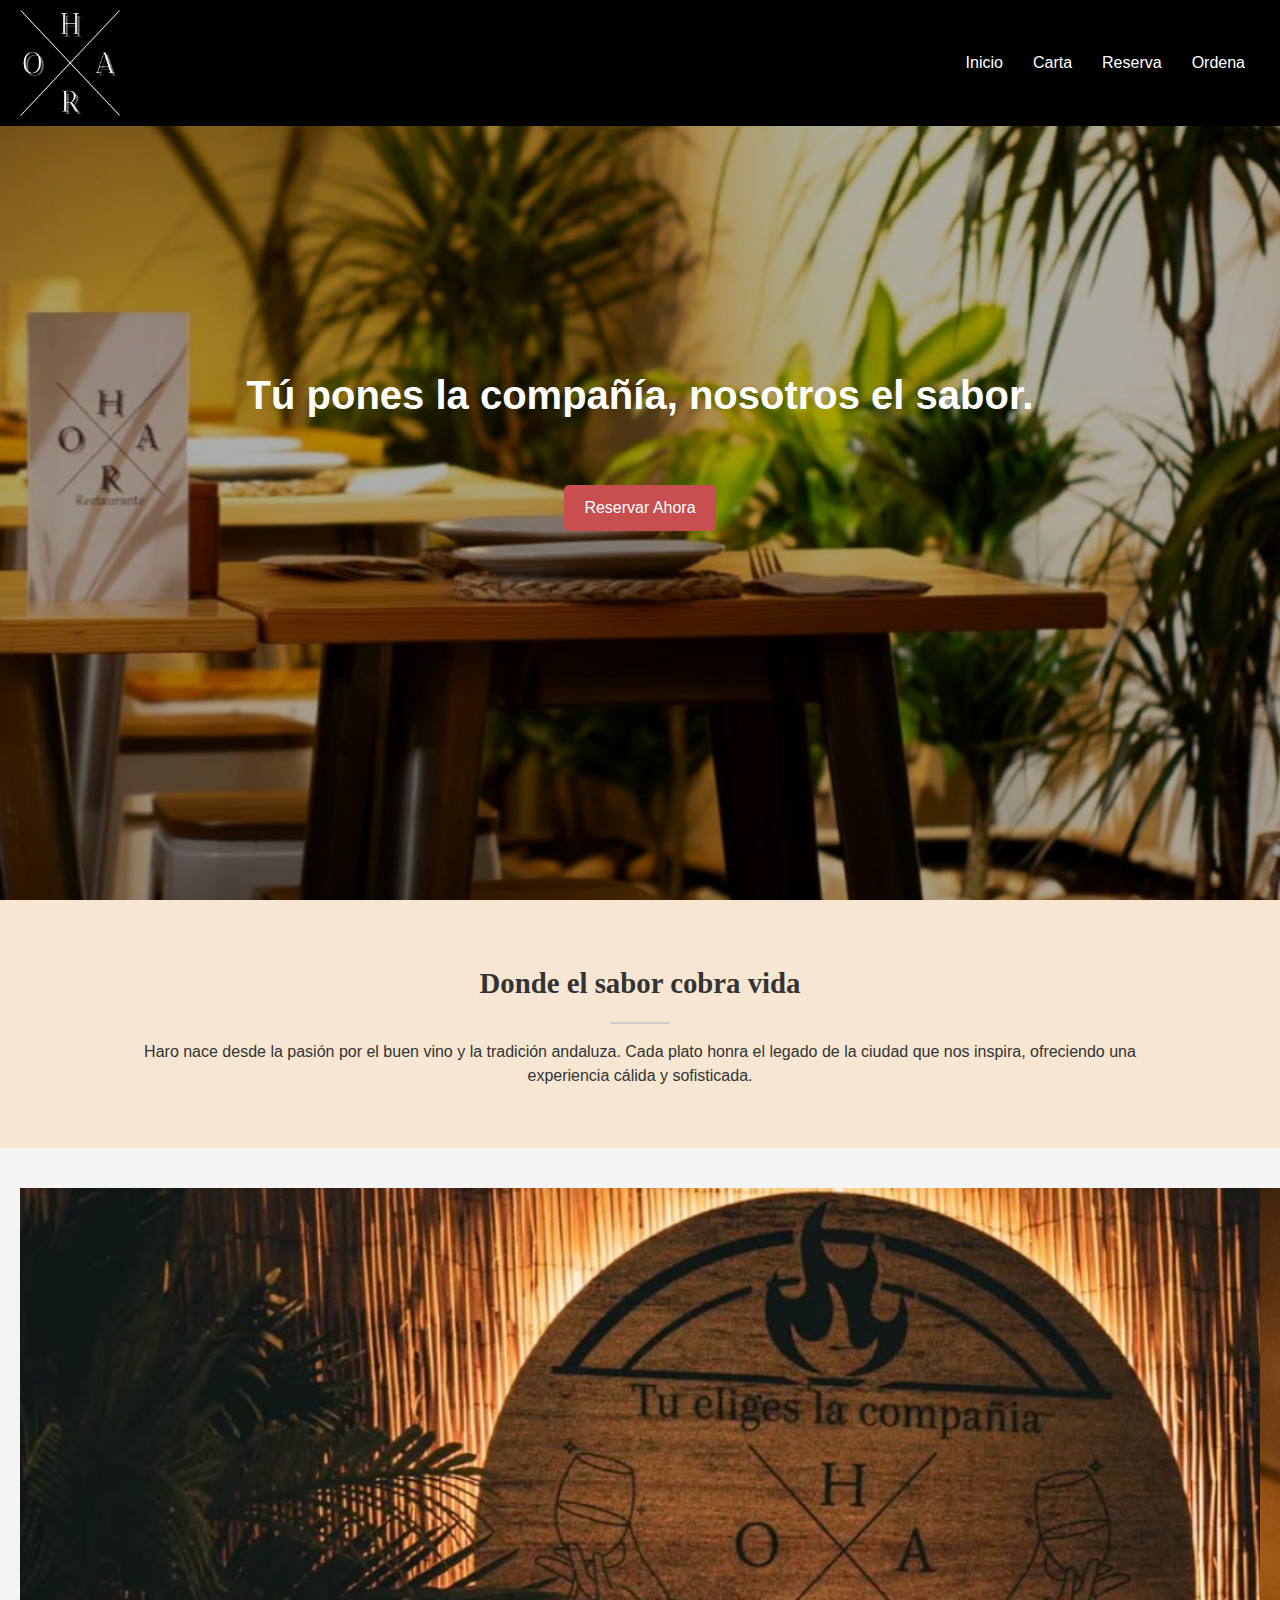
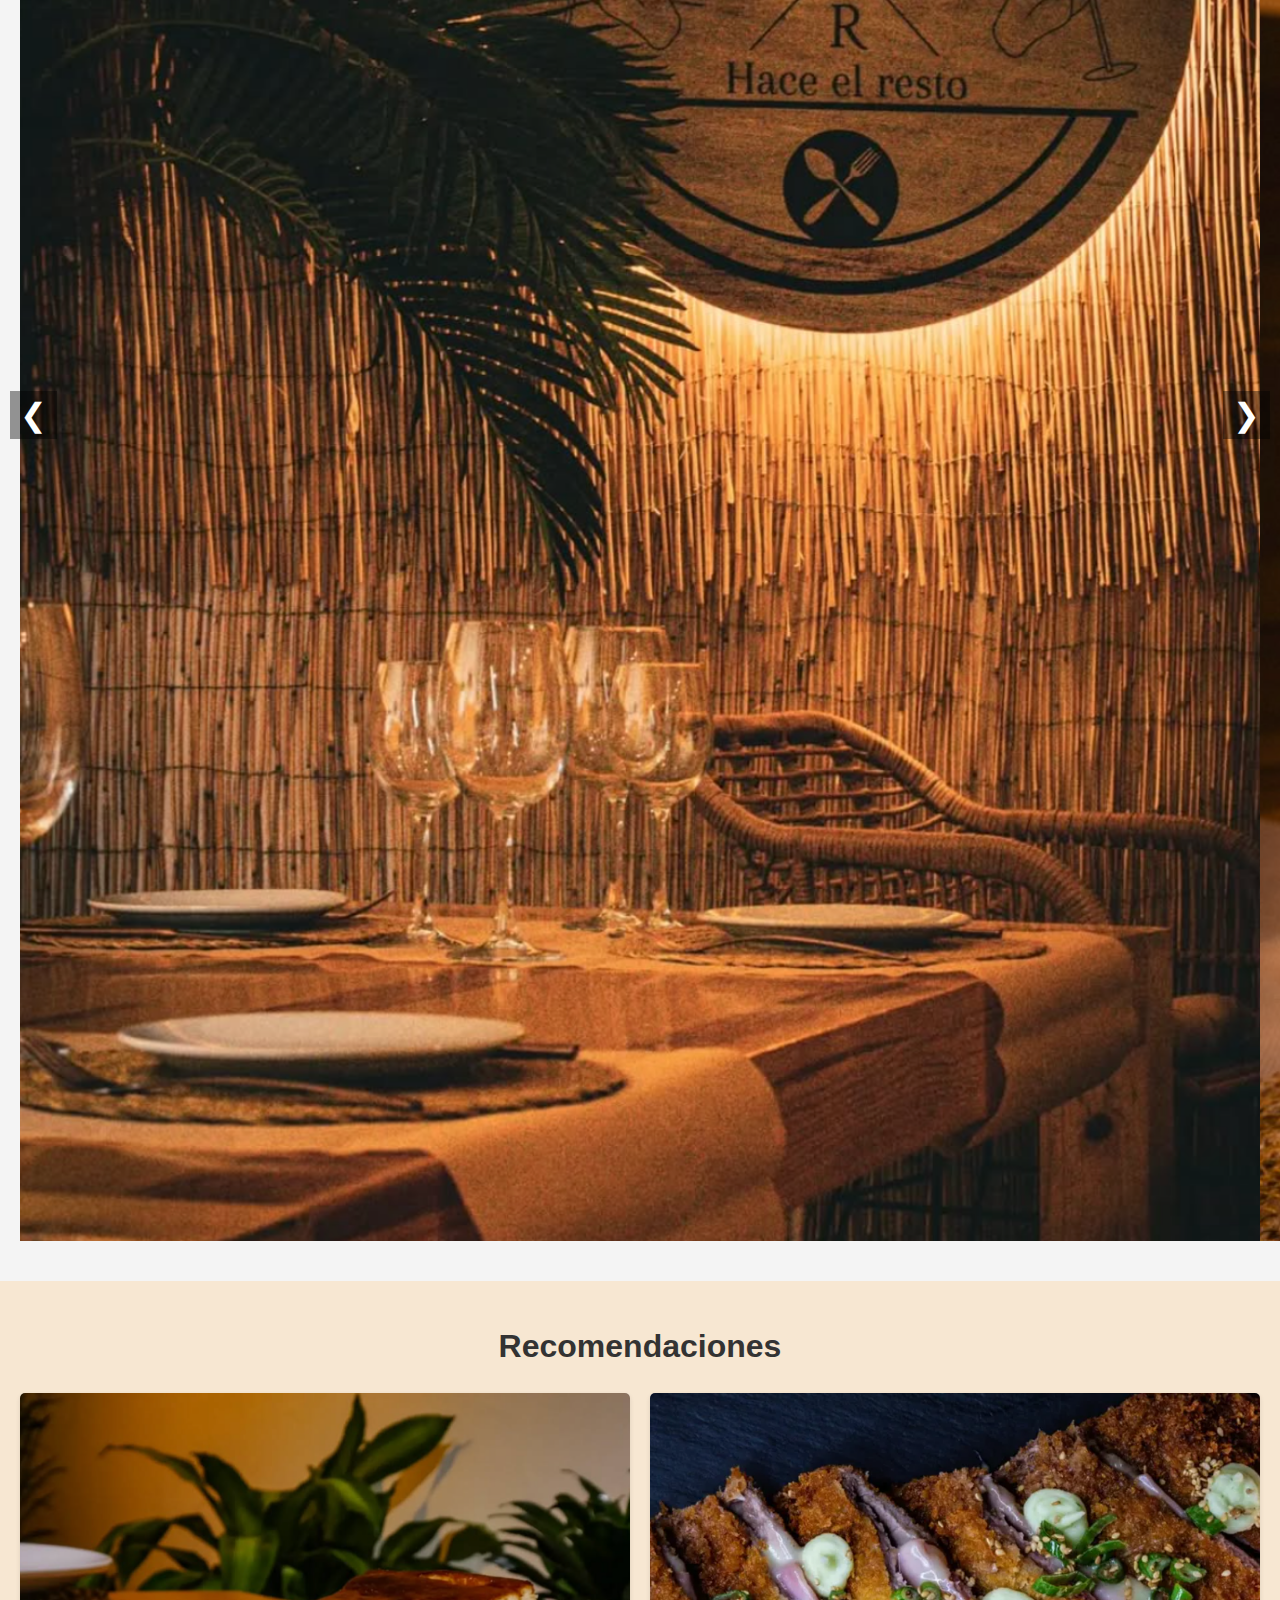
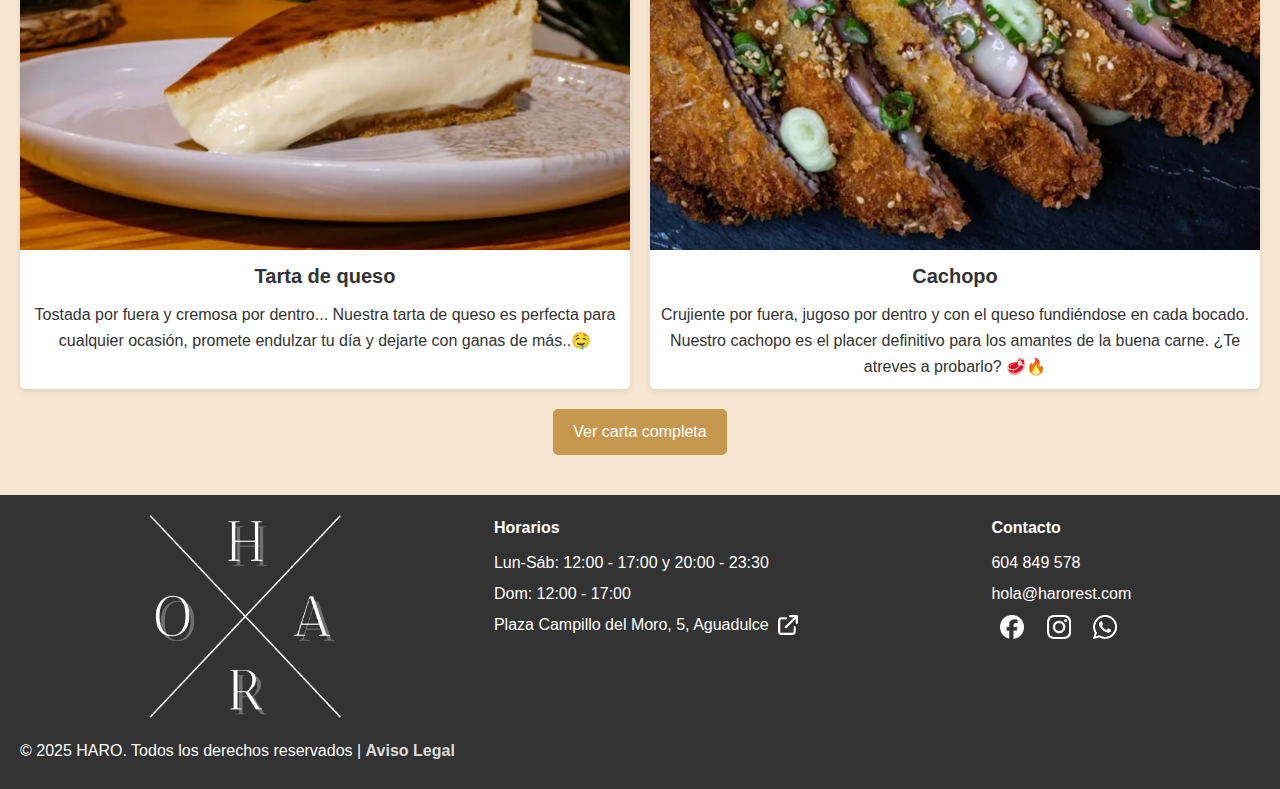
<file: index.html>
<html lang="en">
    <head>
        <meta charset="UTF-8">
        <meta name="viewport" content="width=, initial-scale=1.0">
        <link rel="stylesheet" href="public/css/main.css">
        <link rel="icon" type="image/png" href="public/img/icons/mainlogo-blanco.png">
        <script src="public/js/main.js" defer></script>
        <script src="public/js/burger-menu.js"></script>
        <title>Haro - Inicio</title>
    </head>
    <body>
        <header>
          <div class="logo">
            <a href="index.html">
              <img src="public/img/icons/mainlogo-blanco.png" alt="Logo del restaurante HARO">
            </a>
          </div>
          <!-- ?? -qué hacés leyendo esto?-->
            <nav>
                <button class="menu-toggle" id="menu-toggle" aria-label="Abrir menú">
                    <svg width="30" height="30" viewBox="0 0 100 100" fill="none" 
                    stroke="white" stroke-width="8" stroke-linecap="round">
                        <line x1="10" y1="30" x2="90" y2="30"></line>
                        <line x1="10" y1="50" x2="90" y2="50"></line>
                        <line x1="10" y1="70" x2="90" y2="70"></line>
                    </svg>
                </button>
                <ul class="menu" id="menu">
                    <li><a href="index.html">Inicio</a></li>
                    <!-- Desactivar botón solo si estás en dicha página-->
                    <li><a href="carta.html">Carta</a></li>
                    <li><a href="reservas.html">Reserva</a></li>
                    <li><a href="ordena.html">Ordena</a></li>
                  </ul>
                </nav>
              </header>
            
              <main>
                <!-- Sección Hero: Fondo de imagen vertical, slogan y botón CTA para reservar (lo más putas god)-->
                <section id="hero" class="hero-section">
                  <!-- La imagen de fondo se definirá mediante CSS (background-image) pd: joder sí quedó god-->
                  <div class="hero-content">
                    <h1>Tú pones la compañía, nosotros el sabor.</h1>
                    <a href="reservas.html" class="btn">Reservar Ahora</a>
                  </div>
                </section>
                <!-- Sección de texto que seguramente borre (o cambie mucho) -->
                <section id="intro-text" class="intro-text-section">
                  <h2>Donde el sabor cobra vida</h2>
                  <hr class="divider">
                  <p>
                    Haro nace desde la pasión por el buen vino y la tradición andaluza. 
                    Cada plato honra el legado de la ciudad que nos inspira, ofreciendo una experiencia cálida y sofisticada.


                  </p>
                </section>

                <!-- Sección Carrusel: Imágenes del restaurante y experiencia -->
                  <section id="carousel" class="carousel-section">
                    <div class="carousel-container" id="carousel-container">
                      <div class="carousel-slide">
                        <img src="public/img/galeria/restaurant1.png" alt="Ambiente del restaurante 1">
                      </div>
                      <div class="carousel-slide">
                        <img src="public/img/galeria/restaurant2.png" alt="Ambiente del restaurante 2">
                      </div>
                      <div class="carousel-slide">
                        <img src="public/img/galeria/restaurant3.png" alt="Ambiente del restaurante 3">
                      </div>
                      <div class="carousel-slide">
                        <img src="public/img/carta/vino.png" alt="Ambiente del restaurante 4">
                      </div>
                    </div>

                    <!-- Flechitas de navegación -->
                    <button class="carousel-btn prev" id="prevBtn">&#10094;</button>
                    <button class="carousel-btn next" id="nextBtn">&#10095;</button>
                  </section>
                <!-- Sección Recomendaciones-->
                <section id="recomendaciones" class="recomendaciones-section">
                  <h2>Recomendaciones</h2>
                  <div class="recomendaciones-container">
                    <article class="recomendacion">
                      <img src="public/img/carta/cheesecake.png" alt="Tarta de queso">
                      <h3>Tarta de queso</h3>
                      <p>Tostada por fuera y cremosa por dentro... 
                      Nuestra tarta de queso es perfecta para cualquier ocasión, promete endulzar tu día y dejarte con ganas de más..🤤</p>
                    </article>

                    <article class="recomendacion">
                      <img src="public/img/carta/cachopo.png" alt="Plato destacado">
                      <h3>Cachopo</h3>
                      <p>Crujiente por fuera, jugoso por dentro y con el queso fundiéndose en cada bocado. 
                      Nuestro cachopo es el placer definitivo para los amantes de la buena carne. ¿Te atreves a probarlo? 🥩🔥</p>
                    </article>
                  </div>
                  <a href="carta.html" class="btn">Ver carta completa</a>
                </section>
              </main>
        <!-- Footer v3 -->
        <footer>
          <div class="footer-content">
            <!-- Columna 1: Logo -->
            <div class="footer-col">
              <div class="logo-footer" id="logo-footer">
                <img 
                  src="public/img/icons/mainlogo-blanco.png" 
                  alt="Logo del restaurante HARO"
                >
              </div>
            </div>

            <!-- Columna 2: Horarios y dirección -->
            <div class="footer-col">
              <h4>Horarios</h4>
              <p>Lun-Sáb: 12:00 - 17:00 y 20:00 - 23:30</p>
              <p>Dom: 12:00 - 17:00</p>
              <p>
                <a 
                  href="https://maps.app.goo.gl/dJPYAA2psBdtAtx46" 
                  target="_blank" 
                  rel="noopener" 
                  class="footer-address-link"
                >
                  Plaza Campillo del Moro, 5, Aguadulce
                  <!-- Icono de enlace externo al final -->
                  <img 
                    src="public/img/icons/external-link-icon.png" 
                    alt="Enlace externo" 
                    class="external-link-icon"
                  >
                </a>
              </p>
            </div>

            <!-- Columna 3: Contacto y redes -->
            <div class="footer-col">
              <h4>Contacto</h4>
              <p>
                <a href="tel:+34604849578">604 849 578</a>
              </p>
              <p>
                <a href="mailto:hola@haroresto.com">hola@harorest.com</a>
              </p>
              <div class="social-icons">
                <!-- Facebook -->
                <a 
                  href="https://www.facebook.com/people/Haro-Restaurante/61571198361926/" 
                  target="_blank" 
                  rel="noopener"
                >
                  <img 
                    src="public/img/icons/facebook-white-icon.png" 
                    alt="Facebook de HARO" 
                    width="24" 
                    height="24"
                  >
                </a>
                <!-- Instagram -->
                <a 
                  href="https://www.instagram.com/haro.res/" 
                  target="_blank" 
                  rel="noopener"
                >
                  <img 
                    src="public/img/icons/instagram-white-icon.png" 
                    alt="Instagram de HARO" 
                    width="24" 
                    height="24"
                  >
                </a>
                <!-- WhatsApp -->
                <a 
                  href="https://api.whatsapp.com/message/UQADI6WTO5DCB1?" 
                  target="_blank" 
                  rel="noopener"
                >
                  <img 
                    src="public/img/icons/whatsapp-white-icon.png" 
                    alt="Whatsapp de HARO" 
                    width="24" 
                    height="24"
                  >
                </a>
              </div>
            </div>
          </div>
          <!-- Copyright + Aviso Legal -->
          <p>
            &copy; 2025 HARO. Todos los derechos reservados |
            <a href="aviso-legal.html">Aviso Legal</a>
          </p>
        </footer>
        <!-- Cloudflare Web Analytics -->
         <script defer src='https://static.cloudflareinsights.com/beacon.min.js' 
         data-cf-beacon='{"token": "26af4ad9ad004c8b873a2b2d34af5273"}'></script>
         <!-- End Cloudflare Web Analytics -->
    </body>
</html>
</file>
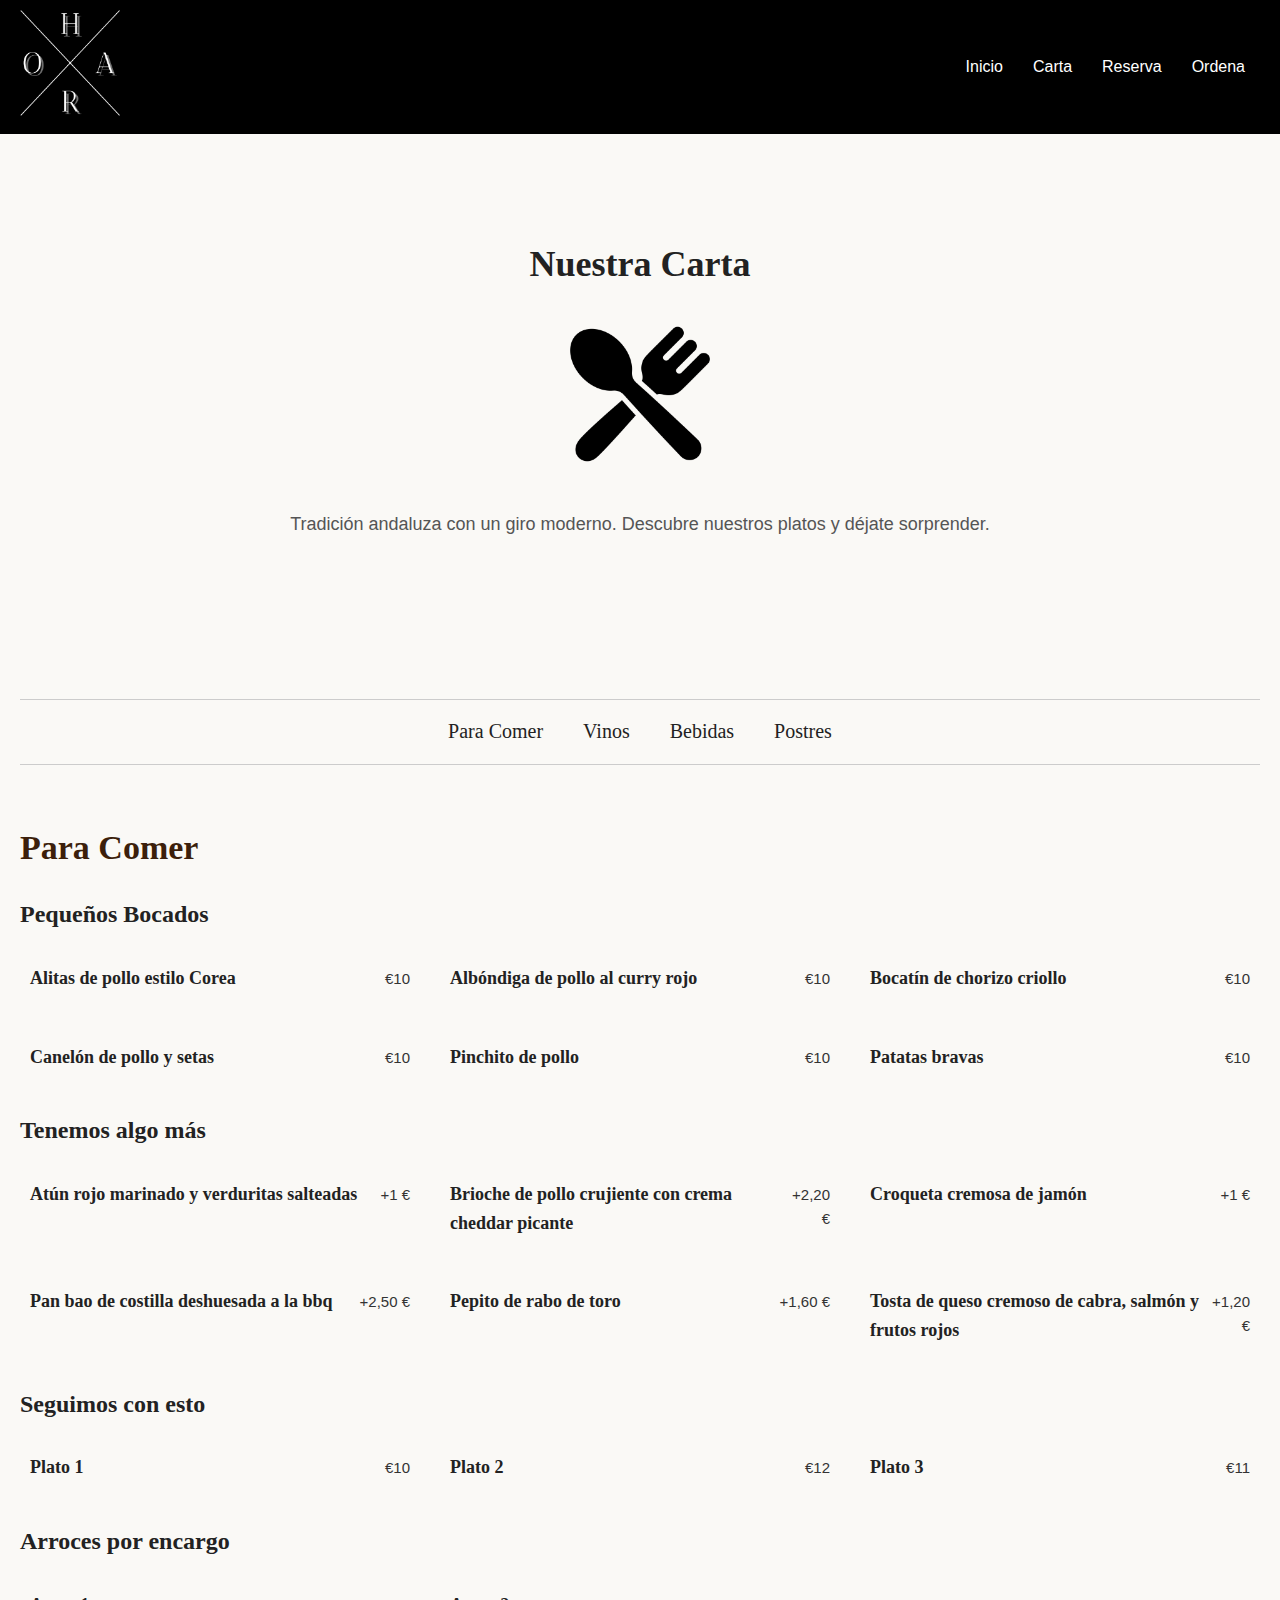
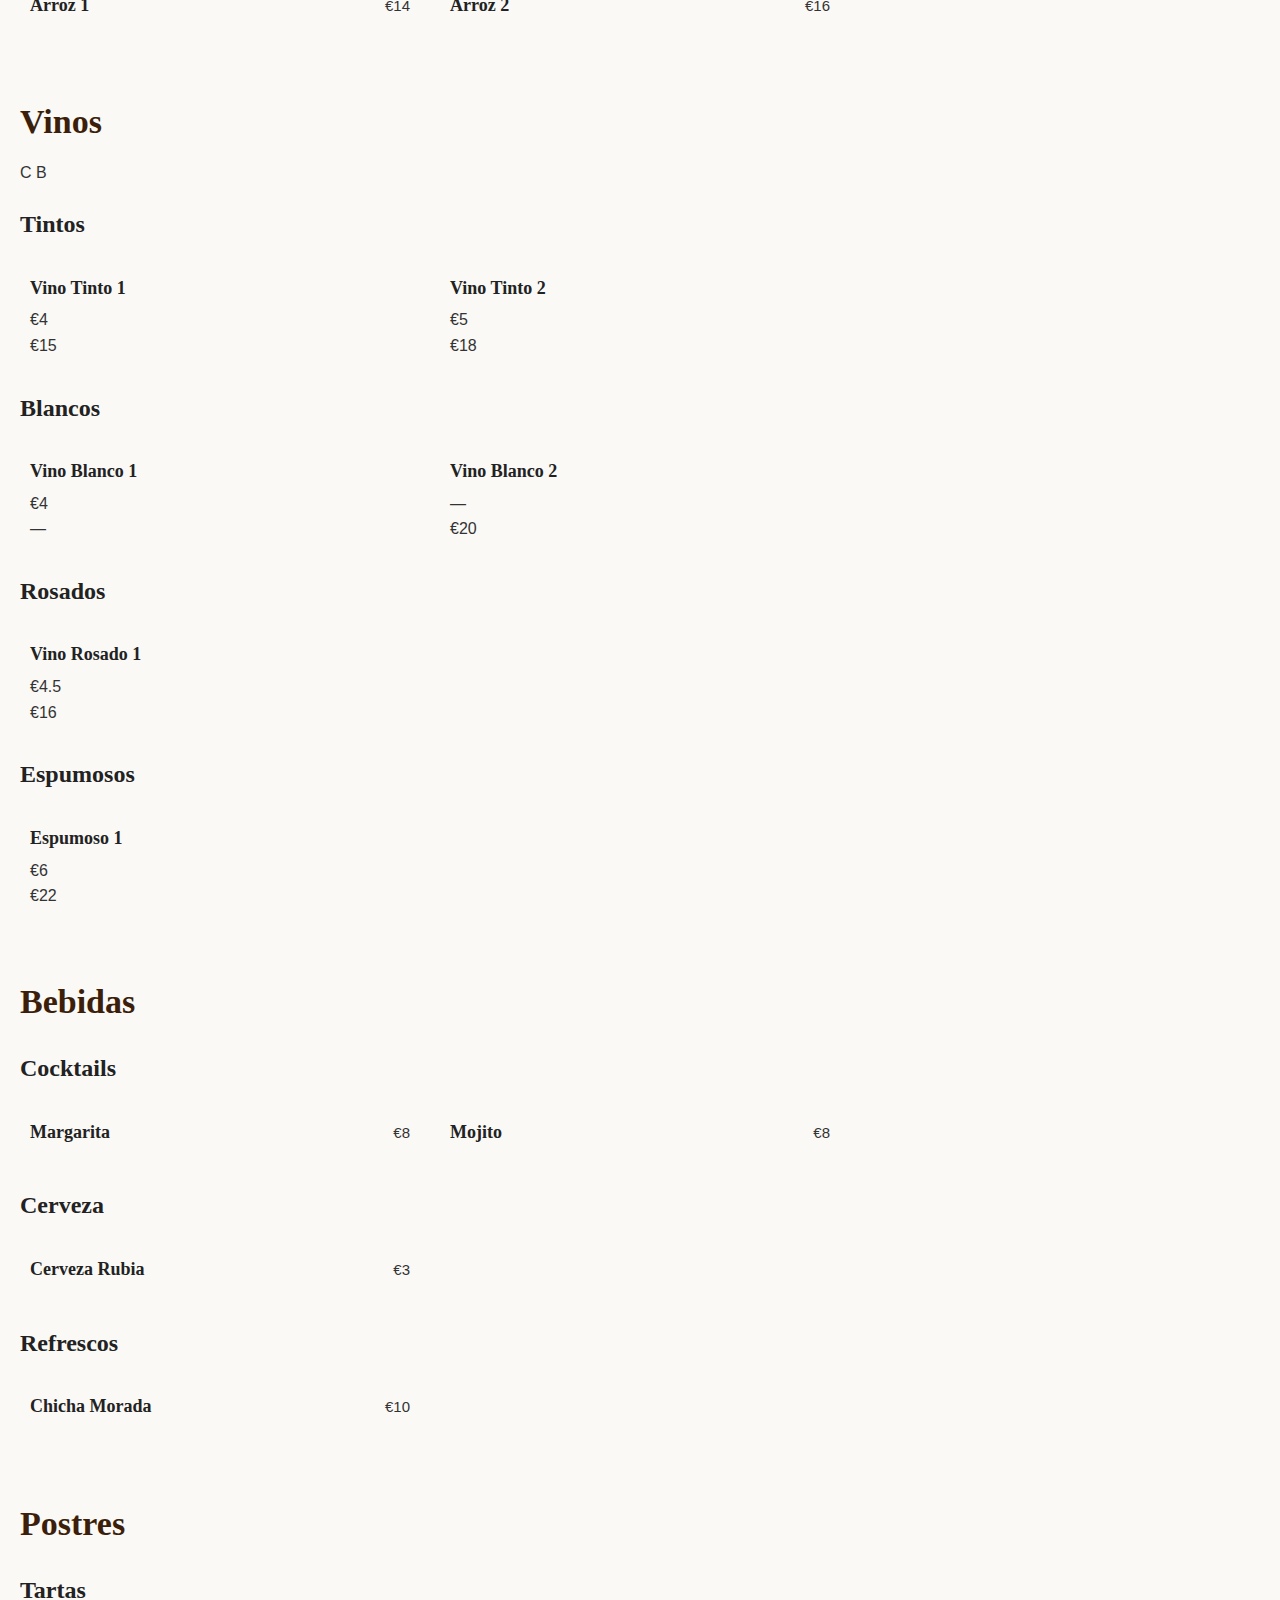
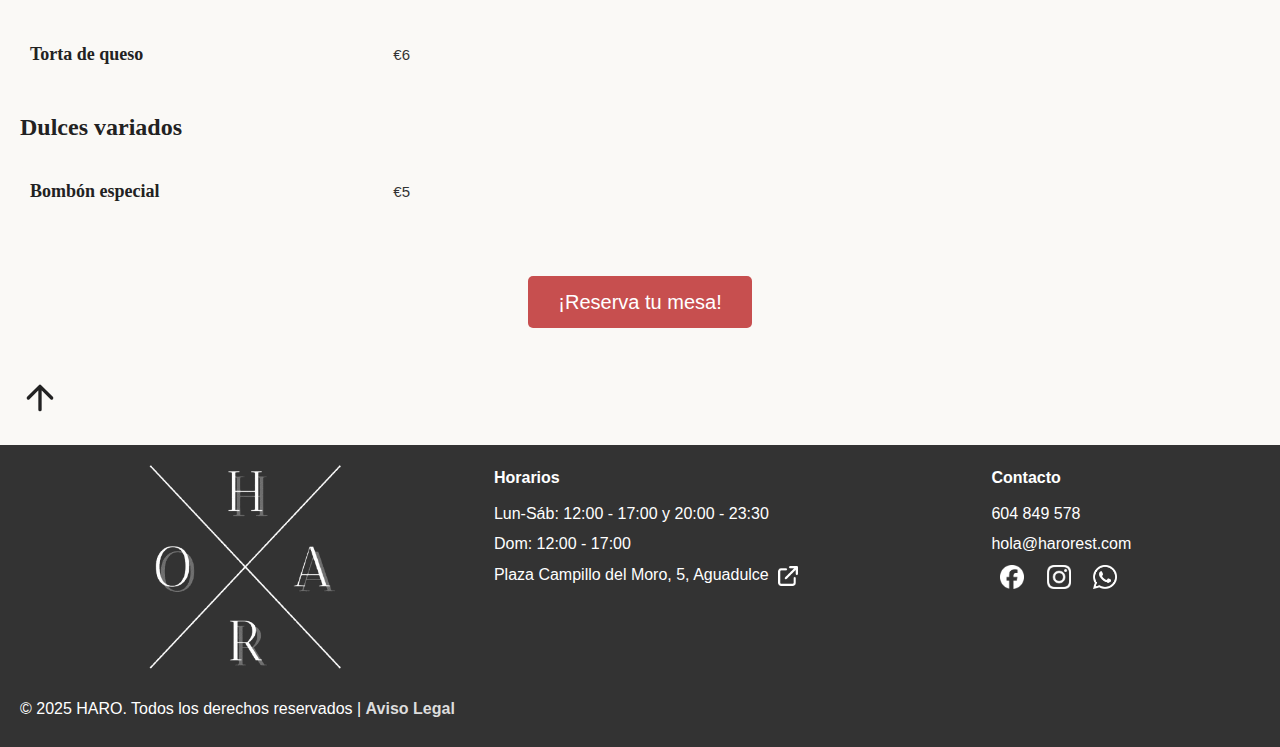
<file: carta.html>
<!DOCTYPE html>
<html lang="en">
  <head>
    <meta charset="UTF-8">
    <meta name="viewport" content="width=, initial-scale=1.0">
    <link rel="stylesheet" href="public/css/main.css">
    <link rel="stylesheet" href="public/css/carta.css">
    <link rel="stylesheet" href="">
    <script src="public/js/burger-menu.js"></script>
    <!-- Google Fonts: Playfair Display & Montserrat -->
    <link rel="preconnect" href="https://fonts.googleapis.com">
    <link rel="preconnect" href="https://fonts.gstatic.com" crossorigin>
    <link href="https://fonts.googleapis.com/css2?family=Montserrat:wght@100..900&family=Playfair+Display:wght@400..900&display=swap" rel="stylesheet">
    <link rel="icon" type="image/png" href="public/img/icons/mainlogo-blanco.png">
    <title>Haro - Carta</title>
  </head>
  <body>
    <!-- ========== HEADER: Logo y Menú de Navegación ========== -->
    <header>
      <div class="logo">
        <a href="index.html">
          <img src="public/img/icons/mainlogo-blanco.png" alt="Logo del restaurante HARO">
        </a>
      </div>
      <nav>
        <button class="menu-toggle" id="menu-toggle" aria-label="Abrir menú">
          <svg width="30" height="30" viewBox="0 0 100 100" fill="none" stroke="white" stroke-width="8" stroke-linecap="round">
            <line x1="10" y1="30" x2="90" y2="30"></line>
            <line x1="10" y1="50" x2="90" y2="50"></line>
            <line x1="10" y1="70" x2="90" y2="70"></line>
          </svg>
        </button>
        <ul class="menu" id="menu">
          <li><a href="index.html">Inicio</a></li>
          <li><a href="carta.html">Carta</a></li>
          <li><a href="reservas.html">Reserva</a></li>
          <li><a href="ordena.html">Ordena</a></li>
        </ul>
      </nav>
    </header>

    <!-- ========== MAIN: Contenido Principal ========== -->
    <main id="top">
      <!-- Sección de Introducción -->
      <section class="carta-intro">
        <!-- Título principal (Nivel 1) -->
        <h1>Nuestra Carta</h1>
        <div>
          <img src="public/img/icons/fork-spoon-icon.png" alt="Tenedor y cuchara">
        </div>
        <!-- Subtítulo breve -->
        <p class="carta-subtitle">
          Tradición andaluza con un giro moderno. Descubre nuestros platos y déjate sorprender.
        </p>
      </section>

      <!-- Menú de pestañas (anclas) -->
      <nav class="carta-tabs">
        <ul>
          <li><a href="#para-comer">Para Comer</a></li>
          <li><a href="#vinos">Vinos</a></li>
          <li><a href="#bebidas">Bebidas</a></li>
          <li><a href="#postres">Postres</a></li>
        </ul>
      </nav>

      <!-- Sección: Para Comer -->
      <section id="para-comer" class="carta-category">
        <h2>Para Comer</h2>

        <!-- Subcategoría: Pequeños Bocados -->
        <article class="carta-subcategory">
          <h3>Pequeños Bocados</h3>
          <div class="carta-platos">
            <div class="plato">
              <div class="plato-header">
                <h4>Alitas de pollo estilo Corea</h4>
                <span class="precio">€10</span>
              </div>
            </div>
            <div class="plato">
              <div class="plato-header">
                <h4>Albóndiga de pollo al curry rojo</h4>
                <span class="precio">€10</span>
              </div>
            </div>
            <div class="plato">
              <div class="plato-header">
                <h4>Bocatín de chorizo criollo</h4>
                <span class="precio">€10</span>
              </div>
            </div>
            <div class="plato">
              <div class="plato-header">
                <h4>Canelón de pollo y setas</h4>
                <span class="precio">€10</span>
              </div>
            </div>
            <div class="plato">
              <div class="plato-header">
                <h4>Pinchito de pollo</h4>
                <span class="precio">€10</span>
              </div>
            </div>
            <div class="plato">
              <div class="plato-header">
                <h4>Patatas bravas</h4>
                <span class="precio">€10</span>
              </div>
            </div>
          </div>
        </article>

        <!-- Subcategoría: Tenemos algo más -->
        <article class="carta-subcategory">
          <h3>Tenemos algo más</h3>
          <div class="carta-platos">
            <div class="plato">
              <div class="plato-header">
                <h4>Atún rojo marinado y verduritas salteadas</h4>
                <span class="precio">+1 €</span>
              </div>
            </div>
            <div class="plato">
              <div class="plato-header">
                <h4>Brioche de pollo crujiente con crema cheddar picante</h4>
                <span class="precio">+2,20 €</span>
              </div>
            </div>
            <div class="plato">
              <div class="plato-header">
                <h4>Croqueta cremosa de jamón</h4>
                <span class="precio">+1 €</span>
              </div>
            </div>
            <div class="plato">
              <div class="plato-header">
                <h4>Pan bao de costilla deshuesada a la bbq</h4>
                <span class="precio">+2,50 €</span>
              </div>
            </div>
            <div class="plato">
              <div class="plato-header">
                <h4>Pepito de rabo de toro</h4>
                <span class="precio">+1,60 €</span>
              </div>
            </div>
            <div class="plato">
              <div class="plato-header">
                <h4>Tosta de queso cremoso de cabra, salmón y frutos rojos</h4>
                <span class="precio">+1,20 €</span>
              </div>
            </div>
          </div>
        </article>

        <!-- Subcategoría: Seguimos con esto -->
        <article class="carta-subcategory">
          <h3>Seguimos con esto</h3>
          <div class="carta-platos">
            <div class="plato">
              <div class="plato-header">
                <h4>Plato 1</h4>
                <span class="precio">€10</span>
              </div>
            </div>
            <div class="plato">
              <div class="plato-header">
                <h4>Plato 2</h4>
                <span class="precio">€12</span>
              </div>
            </div>
            <div class="plato">
              <div class="plato-header">
                <h4>Plato 3</h4>
                <span class="precio">€11</span>
              </div>
            </div>
          </div>
        </article>

        <!-- Subcategoría: Arroces por encargo -->
        <article class="carta-subcategory">
          <h3>Arroces por encargo</h3>
          <div class="carta-platos">
            <div class="plato">
              <div class="plato-header">
                <h4>Arroz 1</h4>
                <span class="precio">€14</span>
              </div>
            </div>
            <div class="plato">
              <div class="plato-header">
                <h4>Arroz 2</h4>
                <span class="precio">€16</span>
              </div>
            </div>
          </div>
        </article>
      </section>

      <!-- Sección: Vinos (con tabla de doble entrada) -->
      <section id="vinos" class="carta-category">
        <h2>Vinos</h2>

        <!-- Encabezados de columna: Copa / Botella (cambia en móvil/desktop con CSS) -->
        <div class="vinos-header">
          <span class="col-copa">C</span>
          <span class="col-botella">B</span>
        </div>

        <!-- Subcategoría: Tintos -->
        <article class="carta-subcategory">
          <h3>Tintos</h3>
          <div class="carta-platos vinos-table">
            <div class="plato">
              <h4>Vino Tinto 1</h4>
              <span class="precio-c">€4</span>
              <span class="precio-b">€15</span>
            </div>
            <div class="plato">
              <h4>Vino Tinto 2</h4>
              <span class="precio-c">€5</span>
              <span class="precio-b">€18</span>
            </div>
          </div>
        </article>

        <!-- Subcategoría: Blancos -->
        <article class="carta-subcategory">
          <h3>Blancos</h3>
          <div class="carta-platos vinos-table">
            <div class="plato">
              <h4>Vino Blanco 1</h4>
              <span class="precio-c">€4</span>
              <span class="precio-b">—</span> <!-- no se vende en botella -->
            </div>
            <div class="plato">
              <h4>Vino Blanco 2</h4>
              <span class="precio-c">—</span> 
              <span class="precio-b">€20</span> <!-- no se vende en copa -->
            </div>
          </div>
        </article>

        <!-- Subcategoría: Rosados -->
        <article class="carta-subcategory">
          <h3>Rosados</h3>
          <div class="carta-platos vinos-table">
            <div class="plato">
              <h4>Vino Rosado 1</h4>
              <span class="precio-c">€4.5</span>
              <span class="precio-b">€16</span>
            </div>
          </div>
        </article>

        <!-- Subcategoría: Espumosos -->
        <article class="carta-subcategory">
          <h3>Espumosos</h3>
          <div class="carta-platos vinos-table">
            <div class="plato">
              <h4>Espumoso 1</h4>
              <span class="precio-c">€6</span>
              <span class="precio-b">€22</span>
            </div>
          </div>
        </article>
      </section>

      <!-- Sección: Bebidas -->
      <section id="bebidas" class="carta-category">
        <h2>Bebidas</h2>
        <!-- Subcategoría: Cocktails -->
        <article class="carta-subcategory">
          <h3>Cocktails</h3>
          <div class="carta-platos">
            <div class="plato">
              <div class="plato-header">
                <h4>Margarita</h4>
                <span class="precio">€8</span>
              </div>
            </div>
            <div class="plato">
              <div class="plato-header">
                <h4>Mojito</h4>
                <span class="precio">€8</span>
              </div>
            </div>
          </div>
        </article>

        <!-- Subcategoría: Cerveza -->
        <article class="carta-subcategory">
          <h3>Cerveza</h3>
          <div class="carta-platos">
            <div class="plato">
              <div class="plato-header">
                <h4>Cerveza Rubia</h4>
                <span class="precio">€3</span>
              </div>
            </div>
          </div>
        </article>

        <!-- Subcategoría: Refrescos -->
        <article class="carta-subcategory">
          <h3>Refrescos</h3>
          <div class="carta-platos">
            <div class="plato">
              <div class="plato-header">
                <h4>Chicha Morada</h4>
                <span class="precio">€10</span>
              </div>
            </div>
          </div>
        </article>
      </section>

      <!-- Sección: Postres -->
      <section id="postres" class="carta-category">
        <h2>Postres</h2>
        <!-- Subcategoría: Tartas -->
        <article class="carta-subcategory">
          <h3>Tartas</h3>
          <div class="carta-platos">
            <div class="plato">
              <div class="plato-header">
                <h4>Torta de queso</h4>
                <span class="precio">€6</span>
              </div>
            </div>
          </div>
        </article>
        <!-- Subcategoría: Dulces variados -->
        <article class="carta-subcategory">
          <h3>Dulces variados</h3>
          <div class="carta-platos">
            <div class="plato">
              <div class="plato-header">
                <h4>Bombón especial</h4>
                <span class="precio">€5</span>
              </div>
            </div>
          </div>
        </article>
      </section>

      <!-- Llamada a la acción: Reserva -->
      <section class="carta-cta">
        <a href="reservas.html" class="cta-btn">
          ¡Reserva tu mesa!
        </a>
      </section>

      <!-- Botón flotante (SVG) para volver al inicio de la sección actual -->
      <div class="btn-flotante">
        <!-- Podrías manejar su href dinámicamente con JS -->
        <a href="#top" aria-label="Volver al inicio de esta sección">
          <svg width="40" height="40" viewBox="0 0 24 24" fill="none" stroke="#222" stroke-width="2" stroke-linecap="round" stroke-linejoin="round">
            <path d="M12 19V6M5 12l7-7 7 7"/>
          </svg>
        </a>
      </div>
    </main>
    <script src="public/js/scrollspy.js"></script>
  </body>
  <!-- ========== FOOTER: Información, Contacto y Redes ========== -->
  <footer>
    <div class="footer-content">
      <!-- Columna 1: Logo -->
      <div class="footer-col">
        <div class="logo-footer" id="logo-footer">
          <img src="public/img/icons/mainlogo-blanco.png" alt="Logo del restaurante HARO">
        </div>
      </div>

      <!-- Columna 2: Horarios y Dirección -->
      <div class="footer-col">
        <h4>Horarios</h4>
        <p>Lun-Sáb: 12:00 - 17:00 y 20:00 - 23:30</p>
        <p>Dom: 12:00 - 17:00</p>
        <p>
          <a href="https://maps.app.goo.gl/dJPYAA2psBdtAtx46" target="_blank" rel="noopener" class="footer-address-link">
            Plaza Campillo del Moro, 5, Aguadulce
            <!-- Icono de enlace externo -->
            <img src="public/img/icons/external-link-icon.png" alt="Enlace externo" class="external-link-icon">
          </a>
        </p>
      </div>

      <!-- Columna 3: Contacto y Redes Sociales -->
      <div class="footer-col">
        <h4>Contacto</h4>
        <p>
          <a href="tel:+34604849578">604 849 578</a>
        </p>
        <p>
          <a href="mailto:hola@haroresto.com">hola@harorest.com</a>
        </p>
        <div class="social-icons">
          <!-- Facebook -->
          <a href="https://www.facebook.com/people/Haro-Restaurante/61571198361926/" target="_blank" rel="noopener">
            <img src="public/img/icons/facebook-white-icon.png" alt="Facebook de HARO" width="24" height="24">
          </a>
          <!-- Instagram -->
          <a href="https://www.instagram.com/haro.res/" target="_blank" rel="noopener">
            <img src="public/img/icons/instagram-white-icon.png" alt="Instagram de HARO" width="24" height="24">
          </a>
          <!-- WhatsApp -->
          <a href="https://api.whatsapp.com/message/UQADI6WTO5DCB1?" target="_blank" rel="noopener">
            <img src="public/img/icons/whatsapp-white-icon.png" alt="Whatsapp de HARO" width="24" height="24">
          </a>
        </div>
      </div>
    </div>
    <p>
      &copy; 2025 HARO. Todos los derechos reservados |
      <a href="aviso-legal.html">Aviso Legal</a>
    </p>
  </footer>
</html>
</file>
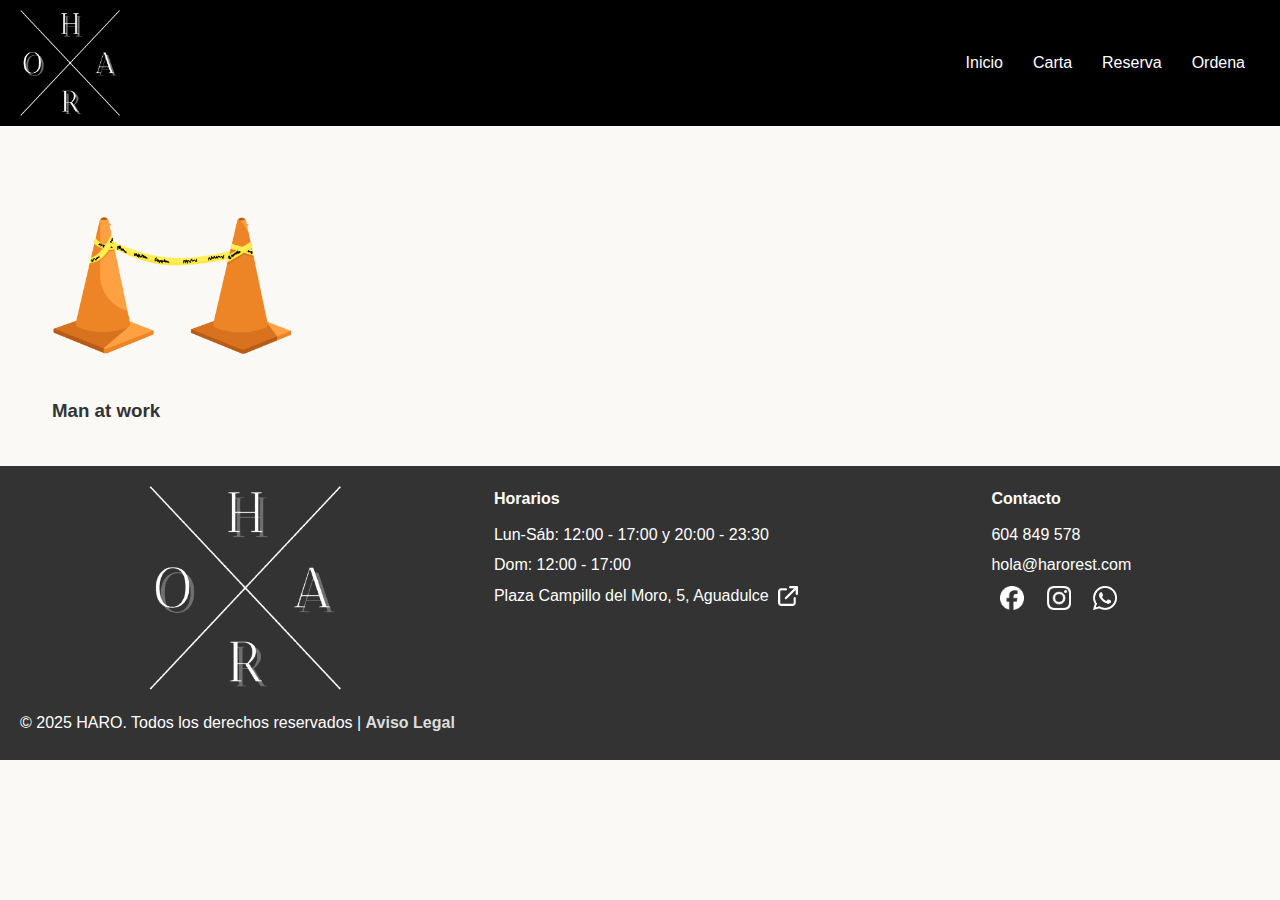
<file: ordena.html>
<html lang="en">
    <head>
        <meta charset="UTF-8">
        <meta name="viewport" content="width=, initial-scale=1.0">
        <link rel="stylesheet" href="public/css/main.css">
        <link rel="icon" type="image/png" href="public/img/icons/mainlogo-blanco.png">
        <script src="public/js/main.js" defer></script>
        <script src="public/js/burger-menu.js"></script>
        <link rel="stylesheet" href="public/css/carta.css">
        <title>Haro - Inicio</title>
    </head>
    <body>

        <header>
          <div class="logo">
            <a href="index.html">
              <img src="public/img/icons/mainlogo-blanco.png" alt="Logo del restaurante HARO">
            </a>
          </div>
          <!-- ?? -qué hacés leyendo esto?-->
            <nav>
                <button class="menu-toggle" id="menu-toggle" aria-label="Abrir menú">
                    <svg width="30" height="30" viewBox="0 0 100 100" fill="none" 
                    stroke="white" stroke-width="8" stroke-linecap="round">
                        <line x1="10" y1="30" x2="90" y2="30"></line>
                        <line x1="10" y1="50" x2="90" y2="50"></line>
                        <line x1="10" y1="70" x2="90" y2="70"></line>
                    </svg>
                </button>
                <ul class="menu" id="menu">
                    <li><a href="index.html">Inicio</a></li>
                    <!-- Desactivar botón solo si estás en dicha página-->
                    <li><a href="carta.html">Carta</a></li>
                    <li><a href="reservas.html">Reserva</a></li>
                    <li><a href="ordena.html">Ordena</a></li>
                  </ul>
                </nav>
              </header>
              <main>
                <style>
                  .error{
                    margin-top: 80px;
                    margin-bottom: 20px;
                    padding-left: 2rem;
                    padding-right: 2rem;
                    justify-content: center;
                  }
                  .error img{
                    width: 15rem;
                    height: auto;
                  }
                </style>
                <div class="error">
                    <img src="public/img/icons/404-icon.png" alt="error">
                    <h3> Man at work </h3>
                </div>
              </main>
              
    </body>
<!-- Footer v3 -->
<footer>
    <div class="footer-content">
      <!-- Columna 1: Logo -->
      <div class="footer-col">
        <div class="logo-footer" id="logo-footer">
          <img 
            src="public/img/icons/mainlogo-blanco.png" 
            alt="Logo del restaurante HARO"
          >
        </div>
      </div>

      <!-- Columna 2: Horarios y dirección -->
      <div class="footer-col">
        <h4>Horarios</h4>
        <p>Lun-Sáb: 12:00 - 17:00 y 20:00 - 23:30</p>
        <p>Dom: 12:00 - 17:00</p>
        <p>
          <a 
            href="https://maps.app.goo.gl/dJPYAA2psBdtAtx46" 
            target="_blank" 
            rel="noopener" 
            class="footer-address-link"
          >
            Plaza Campillo del Moro, 5, Aguadulce
            <!-- Icono de enlace externo al final -->
            <img 
              src="public/img/icons/external-link-icon.png" 
              alt="Enlace externo" 
              class="external-link-icon"
            >
          </a>
        </p>
      </div>

      <!-- Columna 3: Contacto y redes -->
      <div class="footer-col">
        <h4>Contacto</h4>
        <p>
          <a href="tel:+34604849578">604 849 578</a>
        </p>
        <p>
          <a href="mailto:hola@haroresto.com">hola@harorest.com</a>
        </p>
        <div class="social-icons">
          <!-- Facebook -->
          <a 
            href="https://www.facebook.com/people/Haro-Restaurante/61571198361926/" 
            target="_blank" 
            rel="noopener"
          >
            <img 
              src="public/img/icons/facebook-white-icon.png" 
              alt="Facebook de HARO" 
              width="24" 
              height="24"
            >
          </a>
          <!-- Instagram -->
          <a 
            href="https://www.instagram.com/haro.res/" 
            target="_blank" 
            rel="noopener"
          >
            <img 
              src="public/img/icons/instagram-white-icon.png" 
              alt="Instagram de HARO" 
              width="24" 
              height="24"
            >
          </a>
          <!-- WhatsApp -->
          <a 
            href="https://wa.me/message/UQADI6WTO5DCB1?fbclid=
            PAZXh0bgNhZW0CMTEAAaYQoAkNmNUZ2ZLH5fIpAev3dWJBX9MCuxA2U1QvXzn8u_hDMugP_UY4vOQ_aem_lUDntRopi1xkTO3HHfWj3w." 
            target="_blank" 
            rel="noopener"
          >
            <img 
              src="public/img/icons/whatsapp-white-icon.png" 
              alt="Whatsapp de HARO" 
              width="24" 
              height="24"
            >
          </a>
        </div>
      </div>
    </div>
    <!-- Copyright + Aviso Legal -->
    <p>
      &copy; 2025 HARO. Todos los derechos reservados |
      <a href="aviso-legal.html">Aviso Legal</a>
    </p>
  </footer>
</file>
<file: public/css/carta.css>
/* =====================================================
   Estilos Exclusivos para Carta (carta.css)
   ===================================================== */

/* ---------- Global Styles ---------- */
html {
  scroll-behavior: smooth; /* (Esta propiedad podría ir inline en el HTML) */
}
body {
  background-color: #FAF9F6;  /* Blanco roto */
  color: #333;              /* Texto en gris oscuro */
}

/* ---------- Container Principal ---------- */
main {
  padding: 1.25rem;   /* 20px */
  margin-top: 3.5rem;
}

/* ---------- Sección de Introducción ---------- */
.carta-intro {
  text-align: center;
  margin: 10rem auto;  /* Rediseño: margen superior e inferior aumentado */
}
.carta-intro h1 {
  font-family: 'Georgia', serif;
  font-size: 2.25rem;  /* 36px (Rediseño: aumento de tamaño) */
  font-weight: 700;
  margin-bottom: 1.25rem;
  color: #222;
}
.carta-intro div {
  font-size: 2.25rem;
  font-weight: 700;
  margin-bottom: 1.25rem;
}
.carta-intro div img {
  width: 10rem;
  height: auto;
}

/* ---------- Subtítulo ---------- */
.carta-subtitle {
  font-size: 1.125rem;  /* 18px */
  color: #555;
  margin-bottom: 2.5rem;  /* 40px */
}

/* ---------- Menú de Pestañas (Tabs) ---------- */
.carta-tabs {
  position: sticky;
  top: var(--header-height);
  background: #FAF9F6;
  background-color: #FAF9F6;  /* Se repite para evitar cortes en el fondo */
  z-index: 999;
  padding: 0.625rem 0;   /* 10px */
  border-top: 1px solid #ccc;
  border-bottom: 1px solid #ccc;
  margin-top: 0;         /* Evita margen extra que descoloque la barra */
}
.carta-tabs ul {
  list-style: none;
  display: flex;
  justify-content: center;
  gap: 1.25rem;       /* 20px */
  margin: 0 auto;     /* Se sobreescribe el margen inferior anterior */
  padding: 0;
}
.carta-tabs ul li {
  display: flex;
  align-items: center;
  justify-content: center;
}
.carta-tabs ul li a {
  display: flex;
  align-items: center;
  justify-content: center;
  font-family: 'Georgia', serif;
  font-size: 1.25rem;   /* 20px */
  text-decoration: none;
  color: #222;
  padding: 0.3125rem 0.625rem;  /* 5px 10px */
  border-bottom: 2px solid transparent;
  transition: border-color 0.3s;
}
.carta-tabs ul li a:hover,
.carta-tabs ul li a:focus,
.carta-tabs ul li a.active {
  border-color: #D4A373;
  transition: border-color 0.3s;
}

/* ---------- Sección de Categorías ---------- */
.carta-category {
  scroll-margin-top: 10rem;
}
.carta-category h2 {
  font-family: 'Georgia', serif;
  font-size: 2.125rem;  /* 34px */
  font-weight: 700;
  color: rgb(60, 31, 11);
  margin-top: 3.5rem;
  margin-bottom: 0.625rem;  /* 10px */
}

/* ---------- Subcategorías ---------- */
.carta-subcategory h3 {
  font-family: 'Georgia', serif;
  font-size: 1.5rem;   /* 24px */
  font-weight: bold;
  color: #222;
  margin-top: 1.25rem; /* 20px */
  margin-bottom: 1.25rem; /* 20px */
}

/* ---------- Listado de Platos ---------- */
.carta-platos {
  display: grid;
  grid-gap: 1.25rem;  /* 20px */
  grid-template-columns: 1fr;  /* 1 columna por defecto (móviles) */
}

/* ---------- Plato (Tarjeta) ---------- */
.plato {
  display: flex;
  flex-direction: column;
  padding: 0.625rem;      /* 10px */
  border-radius: 0.3125rem; /* 5px */
  background-color: #FAF9F6;  /* Rediseño: cambio de fondo */
}
.plato h4 {
  font-family: 'Georgia', serif;
  font-size: 1.125rem;    /* 18px (Rediseño: se reduce para consistencia) */
  font-weight: 700;
  margin-bottom: 0.3125rem; /* 5px */
  color: #222;
}
.plato .descripcion {
  font-family: 'Open Sans', sans-serif;
  font-size: 0.9375rem;   /* 15px */
  margin-bottom: 0.3125rem; /* 5px */
  color: #333;
}
.plato .precio {
  font-family: 'Open Sans', sans-serif;
  font-size: 0.9375rem;   /* 15px */
  color: #333;
  text-align: right;
  display: block;
  margin-left: 0.625rem;  /* 10px */
}

/* ---------- Botón "Volver arriba" ---------- */
.back-to-top {
  text-align: right;
  margin-top: 1.25rem;  /* 20px */
}
.back-to-top a {
  text-decoration: none;
  font-size: 0.875rem;  /* 14px */
  color: #222;
  border: 1px solid #D4A373;
  padding: 0.3125rem 0.625rem; /* 5px 10px */
  border-radius: 0.1875rem;  /* 3px */
  transition: background 0.3s;
}
.back-to-top a:hover {
  background: #D4A373;
  color: #fff;
}

/* ---------- Llamada a la acción (CTA) ---------- */
.carta-cta {
  text-align: center;
  margin: 3.75rem 0;  /* 60px */
}
.carta-cta .cta-btn {
  background: #C74F4F;
  color: #fff;
  padding: 0.9375rem 1.875rem;  /* 15px 30px */
  text-decoration: none;
  font-size: 1.25rem;  /* 20px */
  border-radius: 0.3125rem;  /* 5px */
  transition: background 0.3s;
}
.carta-cta .cta-btn:hover {
  background: #d62828;
}

/* ---------- Layout de Plato: Agrupación Nombre y Precio ---------- */
.plato-header {
  display: flex;
  justify-content: space-between;
  align-items: baseline;
  margin-bottom: 0.3125rem; /* 5px */
}

/* =====================================================
 Media Queries - Desktop (Tablets/PC)
 ===================================================== */

/* Tablets: 2 columnas en listado de platos */
@media (min-width: 768px) and (max-width: 1199px) {
  .carta-platos {
      grid-template-columns: repeat(2, 1fr);
  }
}

/* Desktop: 3 columnas en listado de platos */
@media (min-width: 1200px) {
  .carta-platos {
      grid-template-columns: repeat(3, 1fr);
  }
}

/* =====================================================
 Media Queries - Pantallas Pequeñas (Móviles)
 ===================================================== */

/* Ajuste específico para pantallas muy pequeñas en el menú de pestañas */
@media (max-width: 455px) {
  .carta-tabs ul {
      gap: 0.1rem;  /* Reduce el espacio entre pestañas */
  }
}
</file>
<file: public/css/main.css>
/* ============================================
   Reset y estilos globales
============================================ */
* {
    margin: 0;
    padding: 0;
    box-sizing: border-box;
  }
  
  body {
    font-family: 'Arial', sans-serif;
    line-height: 1.6;
    color: #333;
    background-color:rgb(247, 231, 210);
  }
  
  /* ============================================
     Header y Navegación
  ============================================ */
  header {
    display: flex;
    justify-content: space-between;
    align-items: center;
    padding: 10px 20px;
    background: rgb(0, 0, 0);
    position: fixed;
    top: 0;
    width: 100%;
    z-index: 9999;
  }
  :root {
    --header-height: 6.15rem; /* 70px / 16 = 4.375rem */
  }
  
  
  header .logo img {
    width: 72px; /* Logo pequeño */
    height: auto;
  }
  
  /* Menú y botón hamburguesa */
  nav {
    position: relative;
  }
  
  .menu-toggle {
    background: none;
    border: none;
    cursor: pointer;
    outline: none;
    transition: transform 0.3s ease;
    width: 60px;  /* Similar (p.ej. 40px, 60px, etc.) */
    height: 50px;
  }
  .menu-toggle svg {
    width: 100%;
    height: 100%;
  }
  .menu-toggle svg line {
    stroke-width: 6; /* Grosor de lineas */
    stroke: rgb(229, 229, 229);
  }
  
  /* Efecto al pulsar el botón (puedes ajustar con JS para agregar/quitar clases) */
  .menu-toggle:active {
    transform: scale(0.95);
  }
  
  .menu {
    list-style: none;
    display: none; /* Oculto por defecto en móviles */
    position: absolute;
    top: 50px;
    right: 0;
    background: rgba(0, 0, 0, 0.9);
    border-radius: 5px;
    overflow: hidden;
  }
  
  .menu li a {
    display: block;
    padding: 10px 20px;
    color: white;
    text-decoration: none;
    transition: background 0.3s ease;
  }
  
  .menu li a:hover {
    background: #444;
  }
    /* ============================================
     Menu when it's opened
  ============================================ */
    /* --- [NUEVO CÓDIGO] --- */

                /* --- [NUEVO CÓDIGO] --- */

                /* 1. Transición de líneas del menú a 'X' (y viceversa) */
                .menu-toggle svg line {
                  transition: transform 0.3s ease, opacity 0.3s ease;
                  transform-origin: center;

                }

                /* Al abrir (clase 'open'), las líneas forman una X negra */
                .menu-toggle.open svg line {
                  stroke: black;
                }

                /* Primera línea => se mueve hacia abajo y gira 45° */
                .menu-toggle.open svg line:nth-child(1) {
                  transform: translateY(10px) rotate(45deg);
                }

                /* Segunda línea => se hace invisible */
                .menu-toggle.open svg line:nth-child(2) {
                  opacity: 0;
                }

                /* Tercera línea => se mueve hacia arriba y gira -45° */
                .menu-toggle.open svg line:nth-child(3) {
                  transform: translateY(-10px) rotate(-45deg);
                }

                /* 2. Menú principal cerrado (por defecto) */
                .menu {
                  position: fixed;
                  top: 0;
                  right: 0;
                  bottom: 0;
                  width: calc(85% - 5rem); /* Deja ~5rem de margen a la izquierda */
                  background-color: rgb(247, 231, 210);
                  transform: translateX(100%); /* Fuera de pantalla por la derecha */
                  transition: transform 0.3s ease;
                  z-index: 9999;
                  list-style: none;
                  border-radius: 0;      /* Quita esquinas redondeadas, si prefieres */
                  display: flex;         /* Para alinear elementos en columna */
                  flex-direction: column;
                  padding-top: 5rem;     /* Deja espacio arriba, ajusta a tu gusto */
                }

                /* Ocultamos la versión anterior (por si hay duplicidad) */
                .menu li a {
                  color: #222; /* Ajusta el color de los links */
                  padding: 1rem 2rem; /* Espaciado interno */
                  text-decoration: none;
                  border-bottom: 1px solid #ccc; /* Separación entre links, opcional */
                }

                /* 3. Menú abierto */
                .menu.menu_open {
                  transform: translateX(0); /* Desliza el menú desde la derecha */
                }

                /* Opcional: Estilo hover links del menú */
                .menu li a:hover {
                  background: rgba(0,0,0,0.1);
                }

                /* 4. Ajuste del botón hamburguesa en pantallas grandes */
                /* ... si lo deseas, mantén la regla que oculta .menu-toggle en desktop */
                @media (min-width: 768px) {
                  .menu {
                    /* Si en desktop deseas el menú normal, anula o ajusta. 
                      Por ejemplo: display: flex; position: static; transform: none; etc. */
                  }
                  /* Si en desktop deseas ocultar el botón */
                  .menu-toggle {
                    display: none;
                  }
                }


                /* Mantén siempre las líneas en blanco */
                        .menu-toggle svg line {
                          stroke: #fff; /* Color blanco en todo momento */
                          transition: transform 0.3s ease, opacity 0.3s ease;
                          transform-origin: center;
                        }

                        /* Al tener la clase 'open', las líneas forman la 'X' */
                        .menu-toggle.open svg line:nth-child(1) {
                          transform: translateY(10px) rotate(45deg);
                        }

                        .menu-toggle.open svg line:nth-child(2) {
                          opacity: 0; /* Se oculta para que se vea solo la 'X' */
                        }

                        .menu-toggle.open svg line:nth-child(3) {
                          transform: translateY(-10px) rotate(-45deg);
                        }

                        /* Si deseas que la línea 2 NO se oculte (y ver 3 líneas en la 'X'),
                          elimina la regla de opacity: 0 en nth-child(2). Sin embargo,
                          la 'X' típica se hace con solo 2 líneas visibles. */

                        /* Asegúrate también de que el .menu_open y layout en móvil/desktop
                          siguen tu código anterior (height: 100vh, etc.) */



  /* ============================================
     Sección Hero
  ============================================ */
  .hero-section {
    height: 100vh; /* Pantalla completa */
    background-image: url(../../public/img/galeria/imagenHero.2.png); /* Ajusta la ruta a tu imagen hero */
    background-size: cover;
    background-position: center;
    display: flex;
    align-items: center;
    justify-content: center;
    position: relative;
    padding: 0 20px;
  }
  
  .hero-section::before {
    content: "";
    position: absolute;
    top: 0;
    left: 0;
    right: 0;
    bottom: 0;
    background: rgba(0, 0, 0, 0.3); /* Overlay para mejorar la legibilidad del texto */
  }
  
  .hero-content {
    position: relative;
    text-align: center;
    color: #fff;
  }
  
  .hero-content h1 {
    font-size: 1.8rem;   /* Ajusta según necesites: 1.6, 1.8, 2.0, etc. */
    line-height: 1.2;    /* Reduce el espacio vertical entre líneas */
  }
  
  .hero-content .btn {
    display: inline-block;
    background: #C74F4F; /* Antiguo color: e63946 */
    color: #fff;
    padding: 10px 20px;
    text-decoration: none;
    font-size: 1rem;
    border-radius: 5px;
    transition: background 0.3s ease;
    margin-top: 2rem;
  }
  @media (min-width: 768px) {
    .hero-content h1 {
      font-size: 2.5rem; /* Mantén el tamaño original o el que desees en desktop */
      line-height: 1.3;
      margin-bottom: 2rem;
    }
  }
  
  .hero-content .btn:hover {
    background: #d62828;
  }
    /* ============================================
    Sección Intro Texto
  ============================================ */
  .intro-text-section {
    text-align: center;
    max-width: 80%;
    margin: 40px auto;    /* Centra la sección y da espacio vertical */
    color: #333;
    padding: 20px 0;      /* Ajusta el relleno superior/inferior */
  }

  .intro-text-section h2 {
    font-family: 'Georgia', serif; /* Ejemplo de serif elegante */
    font-size: 1.8rem;             /* Ajusta el tamaño del subtítulo */
    margin-bottom: 1rem;
  }

  .intro-text-section .divider {
    width: 60px;
    margin: 0 auto 1rem auto;      /* Centra la línea y separa del texto */
    border: none;
    border-top: 2px solid #ccc;    /* Línea fina */
  }

  .intro-text-section p {
    font-size: 1rem;
    line-height: 1.5;              /* Mejora la legibilidad */
  }

  
  /* ============================================
     Sección Carrusel
  ============================================ */

    .carousel-section {
      position: relative;
      padding: 40px 20px;
      background: #f4f4f4;
      overflow: hidden; /* Para evitar scroll horizontal */
    }

    /* Contenedor principal */
    .carousel-container {
      display: flex;
      transition: transform 0.5s ease-in-out;
    }

    /* Slide individual */
    .carousel-slide {
      min-width: 100%;
      box-sizing: border-box;
    }

    /* Ajuste de las imágenes para que no se vean gigantes */
    .carousel-slide img {
      display: block;       /* Quita espacios en blanco */
      width: 100%;          /* Ajusta al ancho del slide */
      height: auto;         /* Mantén la proporción original */
      object-fit: cover;    /* Corta el exceso si la imagen es muy alta */
      /* Si prefieres ver la imagen completa, usa object-fit: contain; */
    }

    /* Botones de navegación */
    .carousel-btn {
      position: absolute;
      top: 50%;
      transform: translateY(-50%);
      background: rgba(0,0,0,0.4);
      color: #fff;
      border: none;
      font-size: 2rem;
      cursor: pointer;
      padding: 5px 10px;
      z-index: 10;
    }

    #prevBtn {
      left: 10px;
    }
    #nextBtn {
      right: 10px;
    }

    .carousel-btn:hover {
      background: rgba(0,0,0,0.6);
    }

  /* Nota: La funcionalidad del desplazamiento automático se implementará con JS */
  
  /* ============================================
     Sección Recomendaciones
  ============================================ */
  .recomendaciones-section {
    padding: 40px 20px;
    text-align: center;
  }
  
  .recomendaciones-section h2 {
    font-size: 2rem;
    margin-bottom: 20px;
  }
  
  .recomendaciones-container {
    display: flex;
    flex-direction: column;
    gap: 20px;
    margin-bottom: 20px;
  }
  
  .recomendacion {
    background: #fff;
    border-radius: 5px;
    overflow: hidden;
    box-shadow: 0 2px 5px rgba(0, 0, 0, 0.1);
  }
  
  .recomendacion img {
    width: 100%;
    height: auto;
    display: block;
  }
  
  .recomendacion h3 {
    font-size: 1.25rem;
    margin: 10px;
  }
  
  .recomendacion p {
    font-size: 1rem;
    margin: 0 10px 10px;
  }
  
  .recomendaciones-section .btn {
    display: inline-block;
    background: #C79750;
    color: #fff;
    padding: 10px 20px;
    text-decoration: none;
    border-radius: 5px;
    transition: background 0.3s ease;
  }
  
  .recomendaciones-section .btn:hover {
    background: #D4A373; /* Primer color: 1d3557 (claro, como regalan espacio...) */

  }
  
/* ============================================
   Footer
============================================ */
footer {
  background: #333;
  color: #fff;
  padding: 20px;
  text-align: center; /* Centra texto en móviles */
}

.footer-content {
  display: flex;
  flex-direction: column; /* En móviles, columnas apiladas */
  gap: 20px;
  max-width: 90%;
  margin: 0 auto;
}

/* Logo en footer con ancho 12rem */
footer .footer-content .footer-col .logo-footer img {
  width: 12rem;
  height: auto;
}

/* Título de la columna */
.footer-col h4 {
  margin-bottom: 10px;
}

/* Texto y enlaces dentro del footer */
.footer-col p,
.footer-col a,
footer p,
footer a {
  color: #fff;
  text-decoration: none;
  margin-bottom: 5px;
}

/* Hover en enlaces */
footer a:hover {
  text-decoration: underline;
}

.external-link-icon {
  filter: invert(1);
}

/* Icono de enlace externo */
.external-link-icon {
  width: 20px;
  height: 20px;
  margin-left: 5px;       /* Separa icono del texto */
  vertical-align: middle; /* Alinea con el texto */
}


/* Redes sociales */
.social-icons img {
  vertical-align: middle;
  margin-bottom: 0.3rem;
  margin-top: 0.2rem;
}
.social-icons a {
  margin-right: 9px; /* Aumenta el espacio entre cada icono */
  margin-left: 9px;
}
footer > p {
  margin-top: 20px; /* Ajusta a tu gusto (20px, 30px, etc.) */
}
footer p a[href="aviso-legal.html"] {
  font-weight: 600;   /* Negrita moderada */
  color: #ddd;        /* Un gris claro, ajusta a tu gusto */
}

/* Ajustes para pantallas más grandes */
@media (min-width: 768px) {
  footer {
    text-align: left; /* Alineación izquierda en escritorio */
  }

  .footer-content {
    flex-direction: row; /* Distribuye en fila */
    justify-content: space-around;
    align-items: flex-start;
  }
  /* Selecciona la segunda columna (Horarios) */
  .footer-col:nth-child(2) {
    padding-right: 20px;          /* Espacio para que la línea no pegue al texto */
    margin-right: 20px;           /* Espacio entre la línea y la 3ª columna */
  }

}


  
  /* ============================================
     Media Queries para pantallas más grandes
  ============================================ */
  @media (min-width: 768px) {
    /* Mostrar menú en línea y ocultar botón hamburguesa */
    .menu {
      display: flex;
      position: static;
      background: none;
      flex-direction: row;
    }
    .menu li a {
      padding: 10px 15px;
    }
    .menu-toggle {
      display: none;
    }
    
    /* Recomendaciones en fila */
    .recomendaciones-container {
      flex-direction: row;
    }
    
    .recomendacion {
      flex: 1;
    }
  }
  /* ===== 2. Ajustes para escritorio ===== */
@media (min-width: 768px) {

  header .logo img {
    width: 100px; /* Logo pequeño */
    height: auto;
  }
  
  /* Restaura el menú en línea */
  .menu {
    position: static;
    transform: none;     /* Quita el translateX */
    width: auto;
    height: auto;
    background: none;
    display: flex;
    flex-direction: row;
    padding-top: 0;      /* Quita el espacio superior extra */
    overflow: visible;
    border-radius: 0;
  }
  .menu li a {
    color: #fff;         /* Si quieres los links blancos en desktop */
    border-bottom: none; /* Elimina la línea divisoria */
    padding: 10px 15px;  /* Como antes */
  }
  /* Oculta el botón hamburguesa en desktop */
  .menu-toggle {
    display: none;
  }
}
</file>
